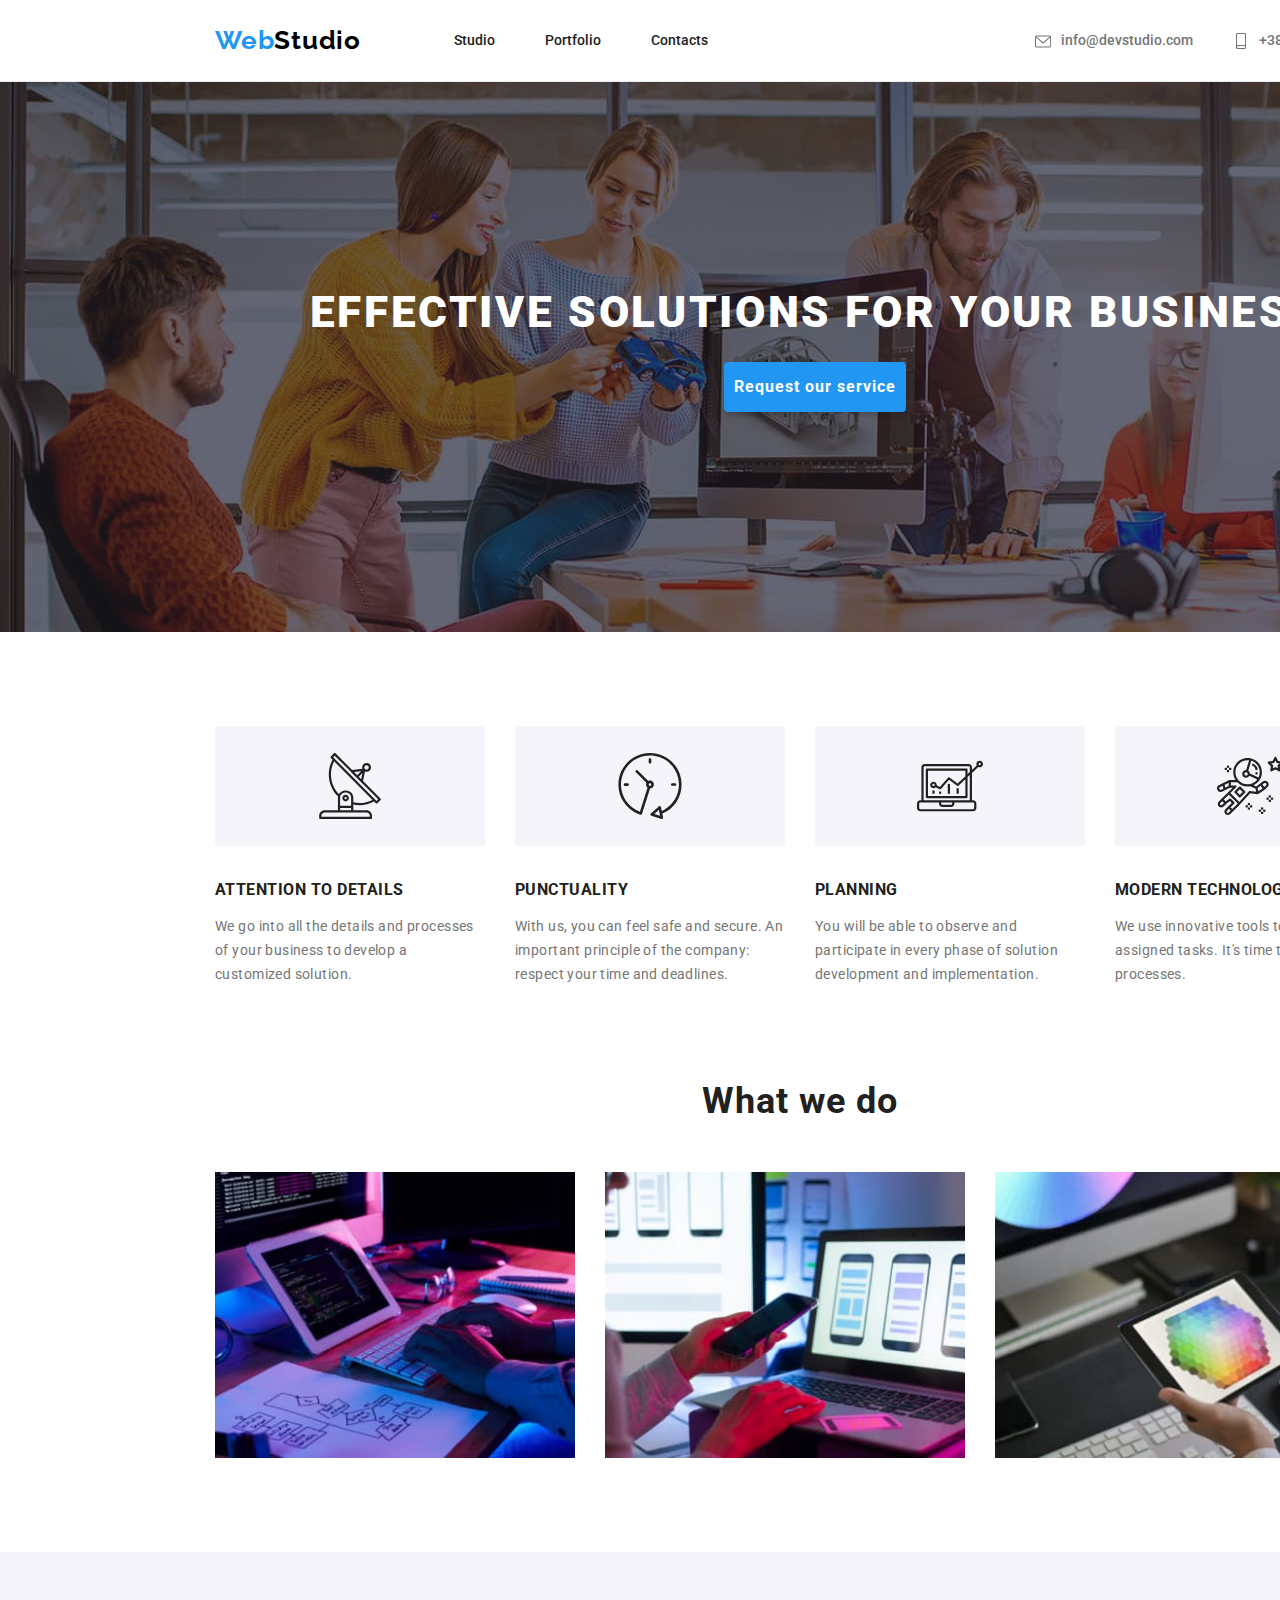
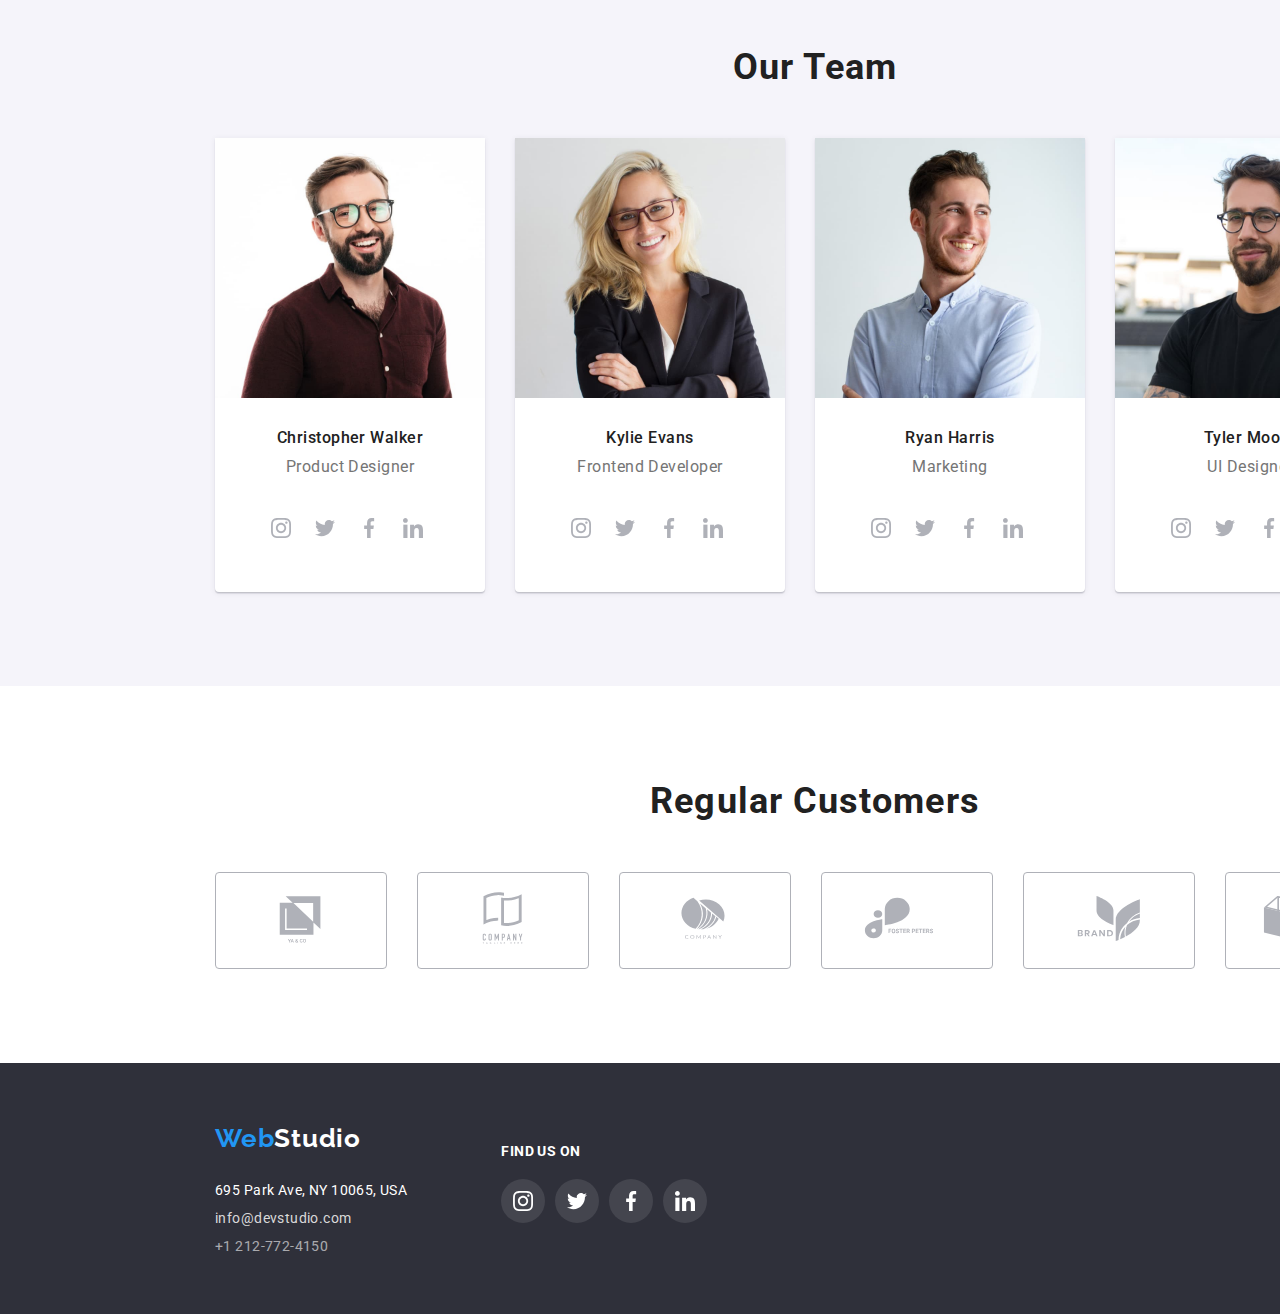
<file: index.html>
<!DOCTYPE html>
<html lang="en">
  <head>
    <meta charset="UTF-8" />
    <meta http-equiv="X-UA-Compatible" content="IE=edge" />
    <meta name="viewport" content="width=device-width, initial-scale=1.0" />
    <link rel="preconnect" href="https://fonts.googleapis.com" />
    <link rel="preconnect" href="https://fonts.gstatic.com" crossorigin />
    <link
      href="https://fonts.googleapis.com/css2?family=Raleway:wght@700&family=Roboto:wght@400;500;700;900&display=swap"
      rel="stylesheet"
    />
    <link rel="stylesheet" href="./css/reset.css" />
    <link rel="stylesheet" href="./css/styles.css" />
    <title>Studio</title>
  </head>

  <body>
    <header class="section global-header">
      <div class="container header-container">
        <nav class="navigation">
          <a class="logo" href="./index.html"><span class="web">Web</span>Studio</a>
          <ul class="header-list">
            <li><a class="link" href="./index.html">Studio</a></li>
            <li><a class="link" href="./portfolio.html">Portfolio</a></li>
            <li><a class="link" href="./contacts.html">Contacts</a></li>
          </ul>
        </nav>
        <ul class="header-contacts">
          <li>
            <a class="link" href="mailto:info@devstudio.com">
              <svg class="header-icon" width="16" height="16">
                <use href="./images/symbol-defs.svg#icon-envelope"></use>
              </svg>
              info@devstudio.com
            </a>
          </li>
          <li>
            <a class="link" href="tel:+380961111111">
              <svg class="header-icon" width="16" height="16">
                <use href="./images/symbol-defs.svg#icon-smartphone"></use></svg
              >+38 096 111 11 11</a
            >
          </li>
        </ul>
      </div>
    </header>

    <main>
      <section class="section hero-heading">
        <div class="container hero-container">
          <h1 class="title">EFFECTIVE SOLUTIONS FOR YOUR BUSINESS</h1>
          <button class="button" type="button">Request our service</button>
        </div>
      </section>

      <section class="section section-attributes">
        <div class="container">
          <ul class="section-attributes-list">
            <li class="section-attributes-item">
              <div class="attributes-icon">
                <svg width="66" height="70">
                  <use href="./images/symbol-defs.svg#icon-antenna"></use>
                </svg>
              </div>
              <h3 class="name">ATTENTION TO DETAILS</h3>
              <p class="description">
                We go into all the details and processes of your business to develop a customized
                solution.
              </p>
            </li>
            <li class="section-attributes-item">
              <div class="attributes-icon">
                <svg width="66" height="70">
                  <use href="./images/symbol-defs.svg#icon-clock"></use>
                </svg>
              </div>
              <h3 class="name">PUNCTUALITY</h3>
              <p class="description">
                With us, you can feel safe and secure. An important principle of the company:
                respect your time and deadlines.
              </p>
            </li>

            <li class="section-attributes-item">
              <div class="attributes-icon">
                <svg width="66" height="70">
                  <use href="./images/symbol-defs.svg#icon-diagram"></use>
                </svg>
              </div>
              <h3 class="name">PLANNING</h3>
              <p class="description">
                You will be able to observe and participate in every phase of solution development
                and implementation.
              </p>
            </li>

            <li class="section-attributes-item">
              <div class="attributes-icon">
                <svg width="66" height="70">
                  <use href="./images/symbol-defs.svg#icon-astronaut"></use>
                </svg>
              </div>
              <h3 class="name">MODERN TECHNOLOGIES</h3>
              <p class="description">
                We use innovative tools to solve assigned tasks. It's time to simplify work
                processes.
              </p>
            </li>
          </ul>
        </div>
      </section>

      <section class="section section-work">
        <div class="container container-work">
          <h2 class="section-work-title">What we do</h2>
          <ul class="section-work-list">
            <li class="section-work-item"><img src="images/img1.jpg" alt="writes on tablet" /></li>
            <li class="section-work-item"><img src="images/img2.jpg" alt="looking at phone" /></li>
            <li class="section-work-item">
              <img src="images/img3.jpeg" alt="pallette of colors" />
            </li>
          </ul>
        </div>
      </section>

      <section class="section section-team">
        <div class="container">
          <h2 class="section-team-title">Our Team</h2>
          <ul class="section-team-list">
            <li class="section-team-item">
              <img
                src="images/employee1.jpg"
                alt="Employee Christopher Walker"
                width="270"
                height="260"
              />
              <h3 class="name">Christopher Walker</h3>
              <p class="description">Product Designer</p>
              <div class="team-icon">
                <a class="icon" href="./instagram.com"
                  ><svg width="20" height="20">
                    <use href="./images/symbol-defs.svg#icon-instagram"></use></svg
                ></a>
                <a class="icon" href="https://twitter.com"
                  ><svg width="20" height="20">
                    <use href="./images/symbol-defs.svg#icon-twitter"></use></svg
                ></a>
                <a class="icon" href="https://facebook.com"
                  ><svg width="20" height="20">
                    <use href="./images/symbol-defs.svg#icon-facebook"></use></svg
                ></a>
                <a class="icon" href="https://linkedin.com"
                  ><svg width="20" height="20">
                    <use href="./images/symbol-defs.svg#icon-linkedin"></use></svg
                ></a>
              </div>
            </li>

            <li class="section-team-item">
              <img src="images/employee2.jpg" alt="Employee Kylie Evans" width="270" height="260" />
              <h3 class="name">Kylie Evans</h3>
              <p class="description">Frontend Developer</p>

              <div class="team-icon">
                <a class="icon" href="./instagram.com"
                  ><svg width="20" height="20">
                    <use href="./images/symbol-defs.svg#icon-instagram"></use></svg
                ></a>
                <a class="icon" href="https://twitter.com"
                  ><svg width="20" height="20">
                    <use href="./images/symbol-defs.svg#icon-twitter"></use></svg
                ></a>
                <a class="icon" href="https://facebook.com"
                  ><svg width="20" height="20">
                    <use href="./images/symbol-defs.svg#icon-facebook"></use></svg
                ></a>
                <a class="icon" href="https://linkedin.com"
                  ><svg width="20" height="20">
                    <use href="./images/symbol-defs.svg#icon-linkedin"></use></svg
                ></a>
              </div>
            </li>

            <li class="section-team-item">
              <img src="images/employee3.jpg" alt="employee Ryan Harris" width="270" height="260" />
              <h3 class="name">Ryan Harris</h3>
              <p class="description">Marketing</p>
              <div class="team-icon">
                <a class="icon" href="./instagram.com"
                  ><svg width="20" height="20">
                    <use href="./images/symbol-defs.svg#icon-instagram"></use></svg
                ></a>
                <a class="icon" href="https://twitter.com"
                  ><svg width="20" height="20">
                    <use href="./images/symbol-defs.svg#icon-twitter"></use></svg
                ></a>
                <a class="icon" href="https://facebook.com"
                  ><svg width="20" height="20">
                    <use href="./images/symbol-defs.svg#icon-facebook"></use></svg
                ></a>
                <a class="icon" href="https://linkedin.com"
                  ><svg width="20" height="20">
                    <use href="./images/symbol-defs.svg#icon-linkedin"></use></svg
                ></a>
              </div>
            </li>
            <li class="section-team-item">
              <img src="images/employee4.jpg" alt="Employee Tyler Moore" width="270" height="260" />
              <h3 class="name">Tyler Moore</h3>
              <p class="description">UI Designer</p>
              <div class="team-icon">
                <a class="icon" href="./instagram.com"
                  ><svg width="20" height="20">
                    <use href="./images/symbol-defs.svg#icon-instagram"></use></svg
                ></a>
                <a class="icon" href="https://twitter.com"
                  ><svg width="20" height="20">
                    <use href="./images/symbol-defs.svg#icon-twitter"></use></svg
                ></a>
                <a class="icon" href="https://facebook.com"
                  ><svg width="20" height="20">
                    <use href="./images/symbol-defs.svg#icon-facebook"></use></svg
                ></a>
                <a class="icon" href="https://linkedin.com"
                  ><svg width="20" height="20">
                    <use href="./images/symbol-defs.svg#icon-linkedin"></use></svg
                ></a>
              </div>
            </li>
          </ul>
        </div>
      </section>
      <section class="section section-customers">
        <div class="container">
          <h3 class="customers-title">Regular Customers</h3>
          <ul class="customers-list">
            <li class="customers-card">
              <a href="./index.html"
                ><svg class="customers-icon" width="106px" height="60">
                  <use href="./images/symbol-defs.svg#icon-Logo"></use></svg
              ></a>
            </li>
            <li class="customers-card">
              <a href="./index.html"
                ><svg class="customers-icon" width="106px" height="60">
                  <use href="./images/symbol-defs.svg#icon-Logo_1"></use></svg
              ></a>
            </li>
            <li class="customers-card">
              <a href="./index.html"
                ><svg class="customers-icon" width="106px" height="60">
                  <use href="./images/symbol-defs.svg#icon-Logo_2"></use></svg
              ></a>
            </li>
            <li class="customers-card">
              <a href="./index.html"
                ><svg class="customers-icon" width="106px" height="60">
                  <use href="./images/symbol-defs.svg#icon-Logo_3"></use></svg
              ></a>
            </li>
            <li class="customers-card">
              <a href="./index.html"
                ><svg class="customers-icon" width="106px" height="60">
                  <use href="./images/symbol-defs.svg#icon-Logo_4"></use></svg
              ></a>
            </li>
            <li class="customers-card">
              <a href="./index.html"
                ><svg class="customers-icon" width="106px" height="60">
                  <use href="./images/symbol-defs.svg#icon-Logo_5"></use></svg
              ></a>
            </li>
          </ul>
        </div>
      </section>
    </main>

    <footer class="section global-footer">
      <div class="container">
        <ul class="contacts-socials-list">
          <li class="contacts-items">
            <a class="logo" href="./index.html"><span class="web">Web</span>Studio</a>
            <address>
              <ul class="address">
                <li class="global-footer-item-1">
                  <span class="location">695 Park Ave, NY 10065, USA</span>
                </li>
                <li>
                  <a class="email" href="mailto:info@devstudio.com">info@devstudio.com</a>
                </li>
                <li class="global-footer-item-2">
                  <a class="phone-number" href="tel:+12127724150">+1 212-772-4150</a>
                </li>
              </ul>
            </address>
          </li>

          <li class="socials-items">
            <p class="title">Find us on</p>
            <ul class="socials-media-list">
              <li class="socials-media-items">
                <a class="icon" href="./instagram.com"
                  ><svg width="20" height="20">
                    <use href="./images/symbol-defs.svg#icon-instagram"></use></svg
                ></a>
              </li>
              <li class="socials-media-items">
                <a class="icon" href="https://twitter.com"
                  ><svg width="20" height="20">
                    <use href="./images/symbol-defs.svg#icon-twitter"></use></svg
                ></a>
              </li>
              <li class="socials-media-items">
                <a class="icon" href="https://facebook.com"
                  ><svg width="20" height="20">
                    <use href="./images/symbol-defs.svg#icon-facebook"></use></svg
                ></a>
              </li>
              <li class="socials-media-items">
                <a class="icon" href="https://linkedin.com"
                  ><svg width="20" height="20">
                    <use href="./images/symbol-defs.svg#icon-linkedin"></use></svg
                ></a>
              </li>
            </ul>
          </li>
        </ul>
      </div>
    </footer>
  </body>
</html>
</file>
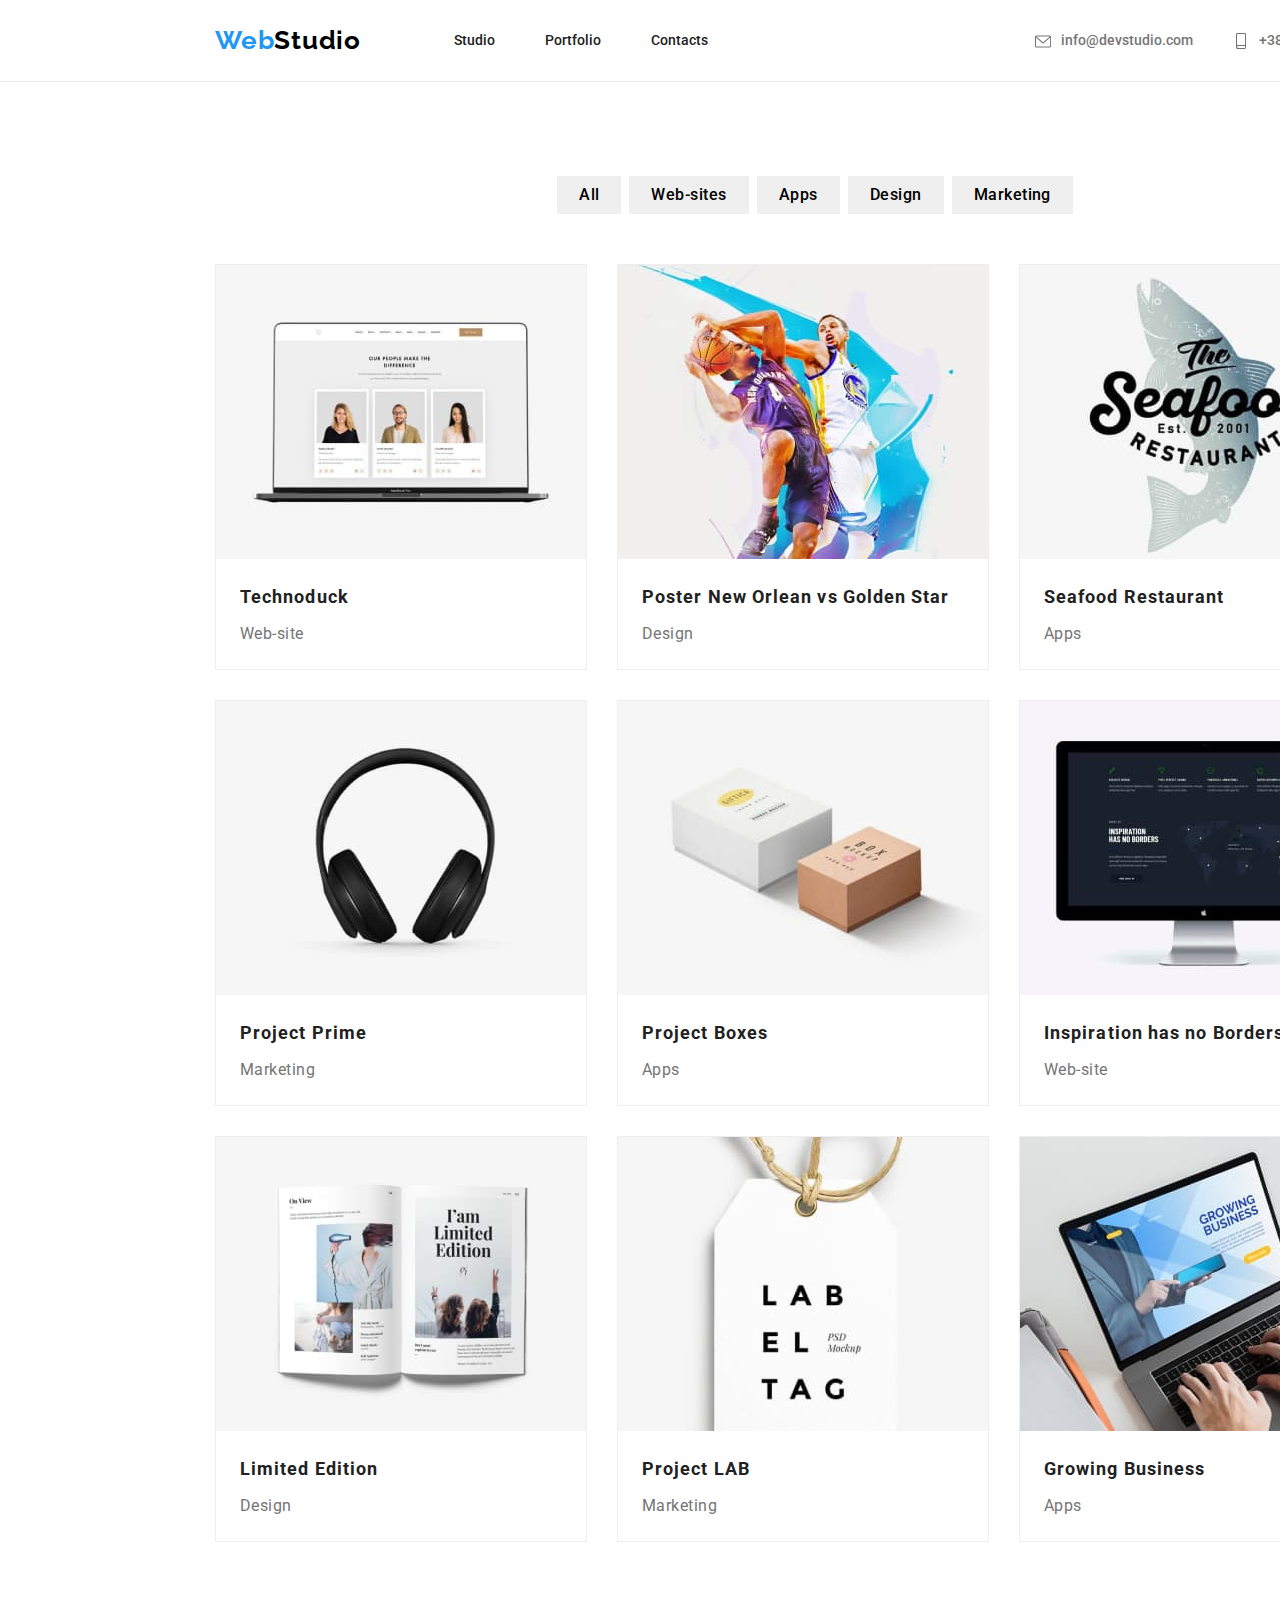
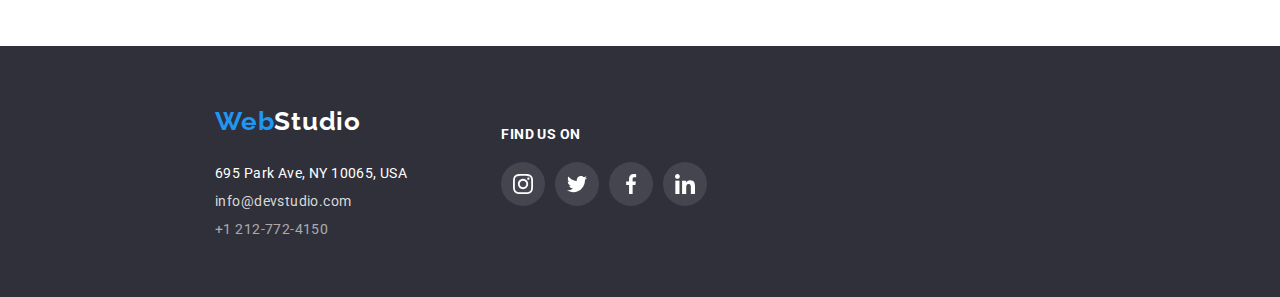
<file: portfolio.html>
<!DOCTYPE html>
<html lang="en">
  <head>
    <meta charset="UTF-8" />
    <meta http-equiv="X-UA-Compatible" content="IE=edge" />
    <meta name="viewport" content="width=device-width, initial-scale=1.0" />
    <link rel="preconnect" href="https://fonts.googleapis.com" />
    <link rel="preconnect" href="https://fonts.gstatic.com" crossorigin />
    <link
      href="https://fonts.googleapis.com/css2?family=Raleway:wght@700&family=Roboto:wght@400;500;700;900&display=swap"
      rel="stylesheet"
    />
    <link rel="stylesheet" href="./css/reset.css" />
    <link rel="stylesheet" href="./css/styles.css" />
    <title>Studio</title>
  </head>

  <body>
    <header class="section global-header">
      <div class="container header-container">
        <nav class="navigation">
          <a class="logo" href="./index.html"><span class="web">Web</span>Studio</a>
          <ul class="header-list">
            <li><a class="link" href="./index.html">Studio</a></li>
            <li><a class="link" href="./portfolio.html">Portfolio</a></li>
            <li><a class="link" href="./contacts.html">Contacts</a></li>
          </ul>
        </nav>
        <ul class="header-contacts">
          <li>
            <a class="link" href="mailto:info@devstudio.com">
              <svg class="header-icon" width="16" height="16">
                <use href="./images/symbol-defs.svg#icon-envelope"></use>
              </svg>
              info@devstudio.com
            </a>
          </li>
          <li>
            <a class="link" href="tel:+380961111111">
              <svg class="header-icon" width="16" height="16">
                <use href="./images/symbol-defs.svg#icon-smartphone"></use></svg
              >+38 096 111 11 11</a
            >
          </li>
        </ul>
      </div>
    </header>

    <section class="section portfolio-section">
      <div class="container">
        <ul class="buttons-list">
          <li class="buttons-list-item"><button class="button">All</button></li>
          <li class="buttons-list-item"><button class="button">Web-sites</button></li>
          <li class="buttons-list-item"><button class="button">Apps</button></li>
          <li class="buttons-list-item"><button class="button">Design</button></li>
          <li class="buttons-list-item"><button class="button">Marketing</button></li>
        </ul>
        <ul class="portfolio cards-list">
          <li class="cards-item">
            <img
              class="images"
              src="./images/img.jpg"
              alt="Site pe laptop"
              width="370"
              height="294"
            />
            <h3 class="article-name">Technoduck</h3>
            <p class="article-type">Web-site</p>
          </li>
          <li class="cards-item">
            <img
              class="images"
              src="./images/img (1).jpg"
              alt="Basketball"
              width="370"
              height="294"
            />
            <h3 class="article-name">Poster New Orlean vs Golden Star</h3>
            <p class="article-type">Design</p>
          </li>
          <li class="cards-item">
            <img
              class="images"
              src="./images/img (2).jpg"
              alt="Logo Restaurant"
              width="370"
              height="294"
            />
            <h3 class="article-name">Seafood Restaurant</h3>
            <p class="article-type">Apps</p>
          </li>
          <li class="cards-item">
            <img class="images" src="./images/img (3).jpg" alt="Casti" width="370" height="294" />
            <h3 class="article-name">Project Prime</h3>
            <p class="article-type">Marketing</p>
          </li>
          <li class="cards-item">
            <img class="images" src="./images/img (4).jpg" alt="Cutii" width="370" height="294" />
            <h3 class="article-name">Project Boxes</h3>
            <p class="article-type">Apps</p>
          </li>
          <li class="cards-item">
            <img class="images" src="./images/img (5).jpg" alt="Monitor" width="370" height="294" />
            <h3 class="article-name">Inspiration has no Borders</h3>
            <p class="article-type">Web-site</p>
          </li>
          <li class="cards-item">
            <img class="images" src="./images/img (6).jpg" alt="Carte" width="370" height="294" />
            <h3 class="article-name">Limited Edition</h3>
            <p class="article-type">Design</p>
          </li>
          <li class="cards-item">
            <img
              class="images"
              src="./images/img (7).jpg"
              alt="Eticheta"
              width="370"
              height="294"
            />
            <h3 class="article-name">Project LAB</h3>
            <p class="article-type">Marketing</p>
          </li>
          <li class="cards-item">
            <img
              class="images"
              src="./images/img (8).jpg"
              alt="Work at Laptop"
              width="370"
              height="294"
            />
            <h3 class="article-name">Growing Business</h3>
            <p class="article-type">Apps</p>
          </li>
        </ul>
      </div>
    </section>

    <footer class="section global-footer">
      <div class="container">
        <ul class="contacts-socials-list">
          <li class="contacts-items">
            <a class="logo" href="./index.html"><span class="web">Web</span>Studio</a>
            <address>
              <ul class="address">
                <li class="global-footer-item-1">
                  <span class="location">695 Park Ave, NY 10065, USA</span>
                </li>
                <li>
                  <a class="email" href="mailto:info@devstudio.com">info@devstudio.com</a>
                </li>
                <li class="global-footer-item-2">
                  <a class="phone-number" href="tel:+12127724150">+1 212-772-4150</a>
                </li>
              </ul>
            </address>
          </li>

          <li class="socials-items">
            <p class="title">Find us on</p>
            <ul class="socials-media-list">
              <li class="socials-media-items">
                <a class="icon" href="./instagram.com"
                  ><svg width="20" height="20">
                    <use href="./images/symbol-defs.svg#icon-instagram"></use></svg
                ></a>
              </li>
              <li class="socials-media-items">
                <a class="icon" href="https://twitter.com"
                  ><svg width="20" height="20">
                    <use href="./images/symbol-defs.svg#icon-twitter"></use></svg
                ></a>
              </li>
              <li class="socials-media-items">
                <a class="icon" href="https://facebook.com"
                  ><svg width="20" height="20">
                    <use href="./images/symbol-defs.svg#icon-facebook"></use></svg
                ></a>
              </li>
              <li class="socials-media-items">
                <a class="icon" href="https://linkedin.com"
                  ><svg width="20" height="20">
                    <use href="./images/symbol-defs.svg#icon-linkedin"></use></svg
                ></a>
              </li>
            </ul>
          </li>
        </ul>
      </div>
    </footer>
  </body>
</html>
</file>
<file: css/styles.css>
body {
  font-family: var(--text-font-family);
  font-style: normal;
  font-size: 14px;
  font-weight: 400;
  color: var(--text-color);
}

:root {
  --text-font-family: "Roboto", sans-serif;
  --heading-footer-font-family: "Raleway", sans-serif;
  --link-button-color: #2196f3;
  --text-color: #212121;
  --paragraph-color: #757575;
}
h1,
h2,
h3,
h4,
h5,
h6,
ul,
p {
  margin: 0;
  padding: 0;
}
a,
b,
button,
br,
img,
span {
  margin-left: 0;
  margin-right: 0;
}
html {
  box-sizing: border-box;
}
*,
*::after,
*::before {
  box-sizing: inherit;
}
img {
  display: block;
  max-width: 100%;
  height: auto;
}

.container {
  width: 1200px;
  margin: 0 auto;
}
.section {
  padding-left: 215px;
  padding-right: 215px;
}
.header-container {
  display: flex;
  justify-content: space-between;
}
.header-list {
  display: flex;
  align-items: center;
  margin-left: 43px;
}
.navigation {
  display: flex;
  align-items: center;
}
.navigation .logo {
  align-items: center;
}
.header-contacts {
  display: flex;
  align-items: center;
}

.header-contacts .link {
  padding-right: 40px;
}
.header-icon {
  color: var(--paragraph-color);
  margin-right: 10px;
}
.header-icon:hover,
.header-icon:focus {
  color: var(--link-button-color);
}

.global-header {
  background-color: #ffffff;
  border-bottom: 1px solid #ececec;
  padding-top: 25px;
  padding-bottom: 25px;
}
.global-header .logo {
  padding-right: 50px;
  text-decoration: none;
  font-family: "Raleway";
  font-style: normal;
  font-weight: 700;
  font-size: 26px;
  line-height: 31px;
  letter-spacing: 0.03em;
  color: #000000;
}
.global-header .logo .web {
  color: var(--link-button-color);
}
ul {
  list-style-type: none;
}

.global-header .navigation ul > li + li {
  display: flex;
  margin-left: 50px;
}
.global-header .link {
  font-weight: 500;
  text-decoration: none;
  color: var(--text-color);
}
.global-header .link:hover,
.global-header .link:focus {
  color: var(--link-button-color);
}

.header-contacts .link {
  display: flex;
  align-items: center;
  color: var(--paragraph-color);
}

.hero-heading {
  background-color: #2f303a;
  background-image: linear-gradient(to right, rgba(47, 48, 58, 0.4), rgba(47, 48, 58, 0.4)),
    url("../images/Img\ \(9\).jpg");
}

.hero-container {
  text-align: center;
  padding: 200px 0;
}

.hero-heading .title {
  font-weight: 900;
  font-size: 44px;
  line-height: 60px;
  text-align: center;
  letter-spacing: 0.06em;
  text-transform: uppercase;
  color: #ffffff;
}
.hero-heading .button {
  margin: 20px;
}
.hero-heading .button {
  padding: 10px 10px;
  cursor: pointer;
  font-family: "Roboto";
  background-color: var(--link-button-color);
  font-weight: 700;
  font-size: 16px;
  line-height: 30px;
  letter-spacing: 0.06em;
  color: #ffffff;
  border: 0;
  box-shadow: 0px 4px 4px rgba(0, 0, 0, 0.15);
  border-radius: 4px;
}
.section-attributes-list {
  display: flex;
  max-width: 1170px;
}
.section-attributes-item {
  margin-right: 30px;
  flex-basis: calc((100% - 75px) / 4);
}
.section-attributes-item:last-child {
  margin-right: 0px;
}
.name {
  margin-bottom: 10px;
}
.section-attributes,
.section-work,
.section-team {
  padding-top: 94px;
}
.section-attributes .name {
  font-weight: 700;
  letter-spacing: 0.03em;
  line-height: 1.71;
}
.section-attributes .description {
  line-height: 24px;
  letter-spacing: 0.03em;
  color: var(--paragraph-color);
}
.attributes-icon {
  border-radius: 4px;
  padding: 25px 102px;
  margin-bottom: 30px;
  background: #f5f4fa;
  height: 120px;
}
.attributes-icon:hover,
.attributes-icon:focus {
  color: var(--link-button-color);
  cursor: pointer;
}

.section-work-title,
.section-team-title {
  font-weight: 700;
  font-size: 36px;
  line-height: 42px;
  letter-spacing: 0.03em;
}
.container-work {
  max-width: 1170px;
  margin: 0 auto;
}
.section-work-title {
  margin-bottom: 50px;
  text-align: center;
}
.section-work-list {
  display: flex;
}
.section-work-item {
  margin-right: 30px;
}
.services-list-item:last-child {
  margin-right: 0px;
}
.section-team {
  background: #f5f4fa;
  margin-top: 94px;
  padding-bottom: 94px;
}
.section-team-title {
  margin-bottom: 50px;
  text-align: center;
}
.section-team-list {
  display: flex;
}
.section-team-item {
  margin-right: 30px;
  flex-basis: calc((100% - 72px) / 4);
  text-align: center;
  background: #ffffff;
  border-radius: 0px 0px 4px 4px;
  box-shadow: 0px 1px 6px rgba(46, 47, 66, 0.08), 0px 1px 1px rgba(46, 47, 66, 0.16),
    0px 2px 1px rgba(46, 47, 66, 0.08);
  border-radius: 0px 0px 4px 4px;
}
.section-team .name {
  font-weight: 500;
  font-size: 16px;
  line-height: 19px;
  letter-spacing: 0.03em;
  padding-top: 30px;
}
.section-team .description {
  font-size: 16px;
  line-height: 19px;
  letter-spacing: 0.03em;
  color: var(--paragraph-color);
}
.team-icon {
  align-self: center;
  margin: 30px 44px 42px 44px;
  color: #afb1b8;
  display: flex;
}
.icon {
  padding: 12px;
}
.team-icon a {
  display: flex;
  align-items: center;
  color: inherit;
}
.team-icon .icon {
  width: 44px;
  height: 44px;
}
.team-icon .icon:hover,
.team-icon .icon:focus {
  color: #ffffff;
  background-color: var(--link-button-color);
  border-radius: 50%;
}

.customers-title {
  font-weight: 700;
  font-size: 36px;
  line-height: 42px;
  text-align: center;
  letter-spacing: 0.03em;
  color: #212121;
  padding-top: 94px;
  margin-bottom: 50px;
}
.customers-list {
  display: flex;
  margin-bottom: 94px;
}
.customers-card {
  border: 1px solid #afb1b8;
  border-radius: 4px;
  padding: 16px 32px;
  display: block;
}
.customers-card:not(:last-child) {
  margin-right: 30px;
}
.customers-icon {
  color: #afb1b8;
}
.customers-card:hover,
.customers-card:focus {
  border-color: #2196f3;
}
.customers-icon:hover,
.customers-icon:focus {
  color: var(--link-button-color);
}

.global-footer {
  background-color: #2f303a;
  padding-top: 60px;
  padding-bottom: 60px;
}
.global-footer .logo {
  font-family: var(--heading-footer-font-family);
  text-decoration: none;
  font-weight: 700;
  font-size: 26px;
  line-height: 31px;
  letter-spacing: 0.03em;
  color: #ffffff;
}
.global-footer .logo .web {
  color: var(--link-button-color);
}
.global-footer-item-1 {
  margin-top: 28px;
  margin-bottom: 12px;
}
.global-footer-item-2 {
  margin-top: 12px;
}
.global-footer .location {
  font-family: var(--text-font-family);
  font-style: normal;
  line-height: 16px;
  letter-spacing: 0.03em;
  color: #ffffff;
}

.global-footer .address .email {
  font-family: var(--text-font-family);
  font-style: normal;
  line-height: 16px;
  letter-spacing: 0.03em;
  color: #d9d9d9;
  text-decoration: none;
}

.global-footer .address .phone-number {
  font-family: var(--text-font-family);
  font-style: normal;
  line-height: 16px;
  letter-spacing: 0.03em;
  color: rgba(255, 255, 255, 0.6);
  text-decoration: none;
}
.contacts-socials-list {
  display: flex;
}
.contacts-items {
  margin-right: 94px;
}
.socials-items {
  padding-top: 20px;
}
.socials-items p {
  margin-bottom: 20px;
  font-family: "Roboto";
  font-style: normal;
  font-weight: 700;
  font-size: 14px;
  line-height: 16px;
  letter-spacing: 0.03em;
  text-transform: uppercase;
  color: #ffffff;
}

.socials-media-list {
  display: flex;
}
.socials-media-items {
  display: flex;
  width: 44px;
  height: 44px;
  background: #ffffff1a;
  border-radius: 50%;
  color: #ffffff;
  margin-right: 10px;
}
.socials-media-items a {
  color: inherit;
}
.socials-media-items:hover,
.socials-media-items:focus {
  color: #ffffff;
  background-color: #2196f3;
}
.portfolio-section {
  padding-top: 94px;
  padding-bottom: 94px;
}
.buttons-list {
  display: flex;
  justify-content: center;
  margin-bottom: 50px;
}
.buttons-list-item {
  margin-right: 8px;
  color: #f5f4fa;
}
.buttons-list-item:last-child {
  margin-right: 0;
}
.buttons-list .button {
  font-weight: 500;
  font-size: 16px;
  line-height: 26px;
  text-align: center;
  letter-spacing: 0.03em;
  cursor: pointer;
  border: 0;
  padding: 6px 22px;
}
.buttons-list .button:hover,
.buttons-list .button:focus {
  color: var(--link-button-color);
}
.buttons-list .button:hover {
  color: #ffffff;
  background-color: #2196f3;
  filter: drop-shadow(0px 4px 4px rgba(0, 0, 0, 0.25));
}
.cards-list {
  display: flex;
  flex-wrap: wrap;
  margin-right: -20px;
  margin-bottom: -20px;
}
.cards-item {
  margin-right: 30px;
  margin-bottom: 30px;
}

.cards-item {
  border: 1px solid #eeeeee;
}
.cards-item:hover,
.cards-item:focus {
  box-shadow: 0px 1px 1px rgba(0, 0, 0, 0.12), 0px 4px 4px rgba(0, 0, 0, 0.06),
    1px 4px 6px rgba(0, 0, 0, 0.16);
  cursor: pointer;
}

.images:hover,
.images:focus {
  border-color: var(--link-button-color);
}
.portfolio .article-name {
  padding-left: 24px;
  margin-top: 20px;
  margin-bottom: 4px;
  font-weight: 700;
  font-size: 18px;
  line-height: 36px;
  letter-spacing: 0.06em;
}
.portfolio .article-type {
  padding-left: 24px;
  margin-bottom: 20px;
  font-size: 16px;
  line-height: 30px;
  letter-spacing: 0.03em;
  color: var(--paragraph-color);
}
</file>
